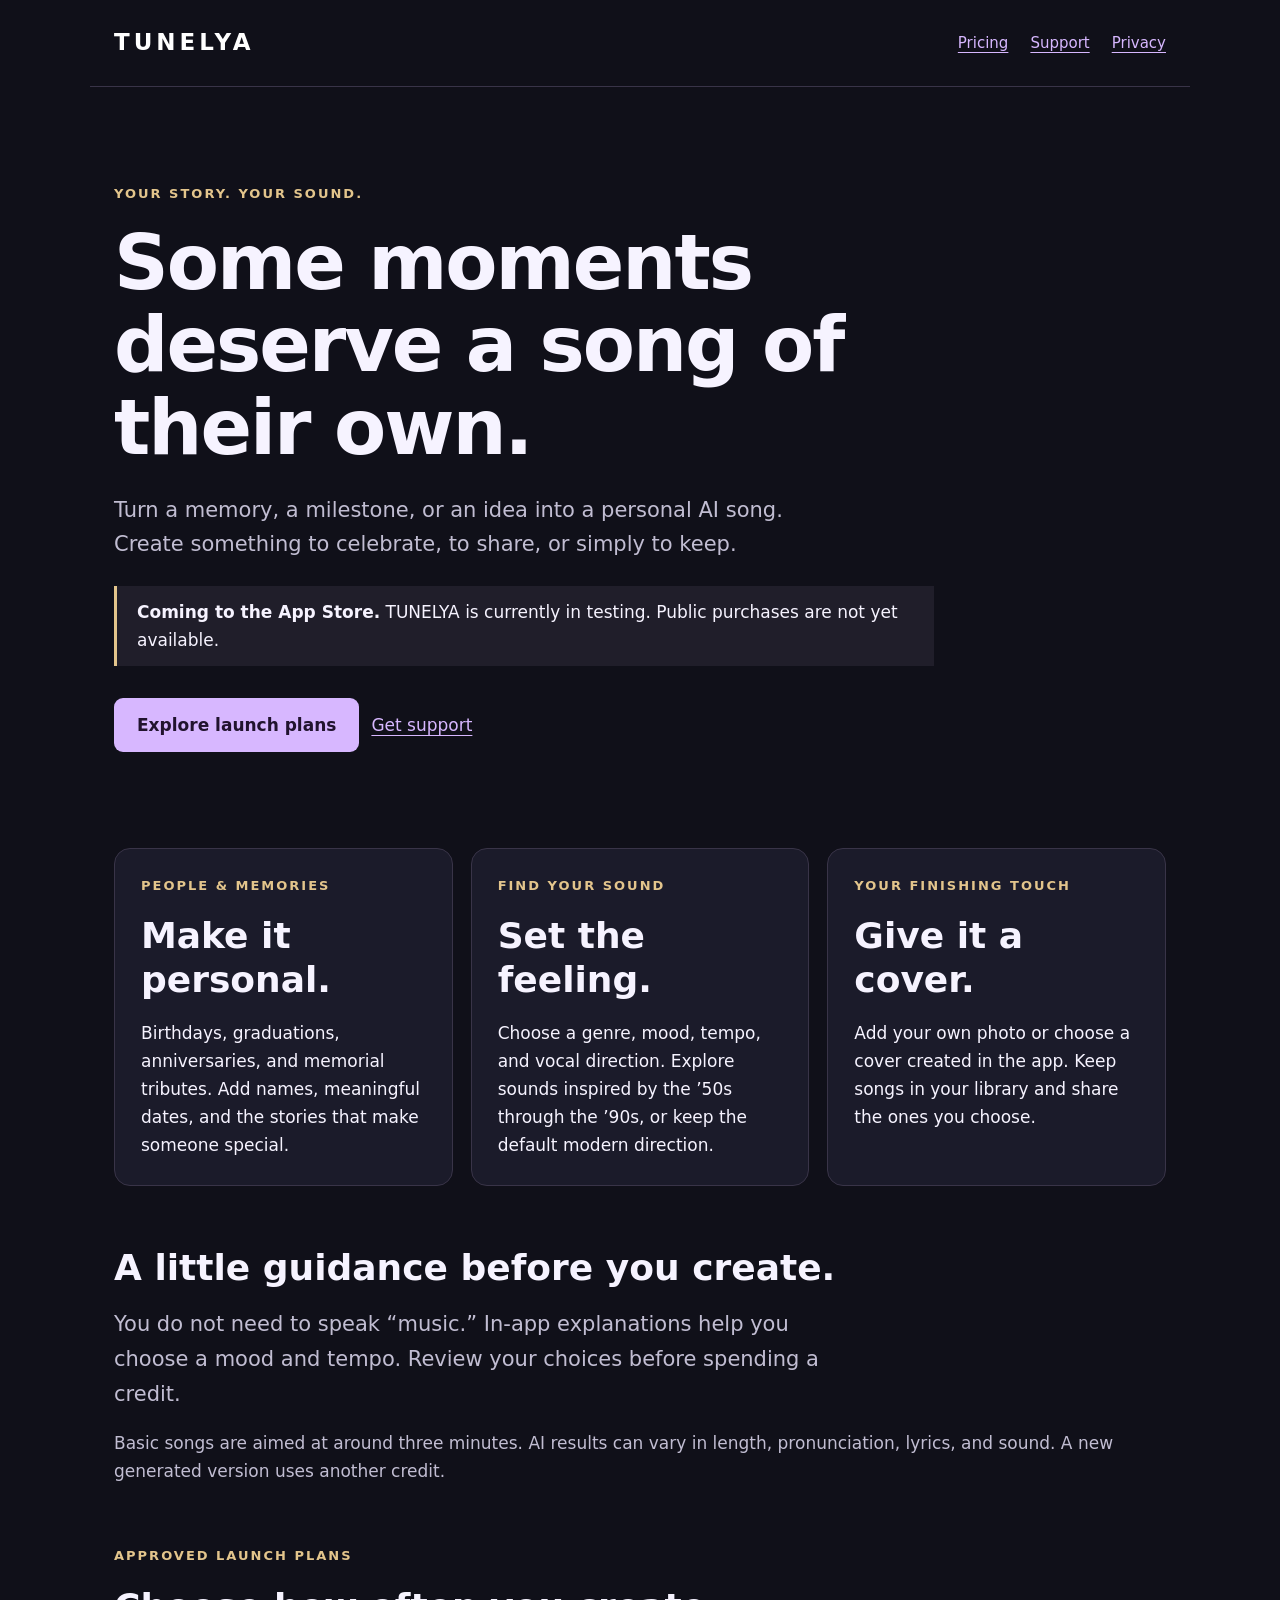
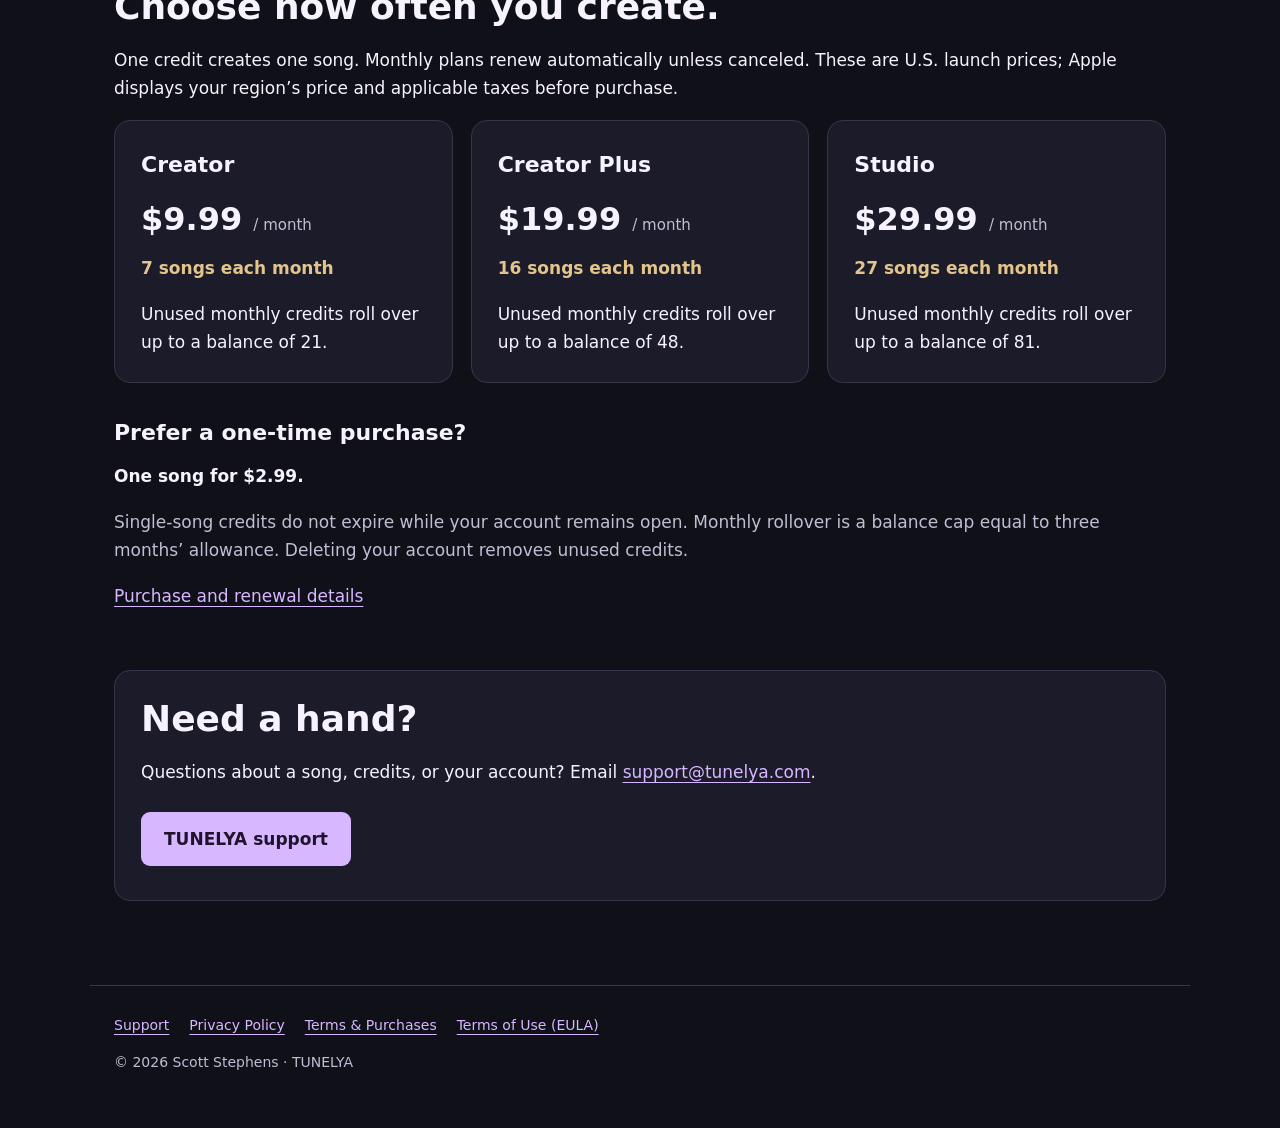
<file: index.html>
<!doctype html><html lang="en"><head><meta charset="utf-8"><meta name="viewport" content="width=device-width,initial-scale=1"><meta name="theme-color" content="#101019"><meta name="description" content="TUNELYA personal AI songs, launch plans, support and privacy information."><title>A song for your story | TUNELYA</title><link rel="stylesheet" href="styles.css"></head><body><header><a class="brand" href="./">TUNELYA</a><nav aria-label="Main navigation"><a href="./#pricing">Pricing</a><a href="support.html">Support</a><a href="privacy.html">Privacy</a></nav></header><main><section class="hero"><p class="eyebrow">Your story. Your sound.</p><h1>Some moments deserve a song of their own.</h1><p class="lead">Turn a memory, a milestone, or an idea into a personal AI song. Create something to celebrate, to share, or simply to keep.</p><p class="note"><strong>Coming to the App Store.</strong> TUNELYA is currently in testing. Public purchases are not yet available.</p><a class="button" href="#pricing">Explore launch plans</a><a href="support.html">Get support</a></section>
<section class="section grid"><article class="card"><p class="eyebrow">People &amp; memories</p><h2>Make it personal.</h2><p>Birthdays, graduations, anniversaries, and memorial tributes. Add names, meaningful dates, and the stories that make someone special.</p></article><article class="card"><p class="eyebrow">Find your sound</p><h2>Set the feeling.</h2><p>Choose a genre, mood, tempo, and vocal direction. Explore sounds inspired by the ’50s through the ’90s, or keep the default modern direction.</p></article><article class="card"><p class="eyebrow">Your finishing touch</p><h2>Give it a cover.</h2><p>Add your own photo or choose a cover created in the app. Keep songs in your library and share the ones you choose.</p></article></section>
<section class="section"><h2>A little guidance before you create.</h2><p class="lead">You do not need to speak “music.” In-app explanations help you choose a mood and tempo. Review your choices before spending a credit.</p><p class="muted">Basic songs are aimed at around three minutes. AI results can vary in length, pronunciation, lyrics, and sound. A new generated version uses another credit.</p></section>
<section class="section" id="pricing"><p class="eyebrow">Approved launch plans</p><h2>Choose how often you create.</h2><p>One credit creates one song. Monthly plans renew automatically unless canceled. These are U.S. launch prices; Apple displays your region’s price and applicable taxes before purchase.</p><div class="grid">
<article class="card"><h3>Creator</h3><p class="price">$9.99 <span>/ month</span></p><p class="count">7 songs each month</p><p>Unused monthly credits roll over up to a balance of 21.</p></article>
<article class="card"><h3>Creator Plus</h3><p class="price">$19.99 <span>/ month</span></p><p class="count">16 songs each month</p><p>Unused monthly credits roll over up to a balance of 48.</p></article>
<article class="card"><h3>Studio</h3><p class="price">$29.99 <span>/ month</span></p><p class="count">27 songs each month</p><p>Unused monthly credits roll over up to a balance of 81.</p></article></div>
<h3 style="margin-top:32px">Prefer a one-time purchase?</h3><p><strong>One song for $2.99.</strong></p><p class="muted">Single-song credits do not expire while your account remains open. Monthly rollover is a balance cap equal to three months’ allowance. Deleting your account removes unused credits.</p><a href="terms.html">Purchase and renewal details</a></section>
<section class="section card"><h2>Need a hand?</h2><p>Questions about a song, credits, or your account? Email <a href="mailto:support@tunelya.com?subject=TUNELYA%20Support">support@tunelya.com</a>.</p><a class="button" href="support.html">TUNELYA support</a></section></main><footer><div class="footer-links"><a href="support.html">Support</a><a href="privacy.html">Privacy Policy</a><a href="terms.html">Terms &amp; Purchases</a><a href="https://www.apple.com/legal/internet-services/itunes/dev/stdeula/">Terms of Use (EULA)</a></div><p>© 2026 Scott Stephens · TUNELYA</p></footer></body></html>
</file>
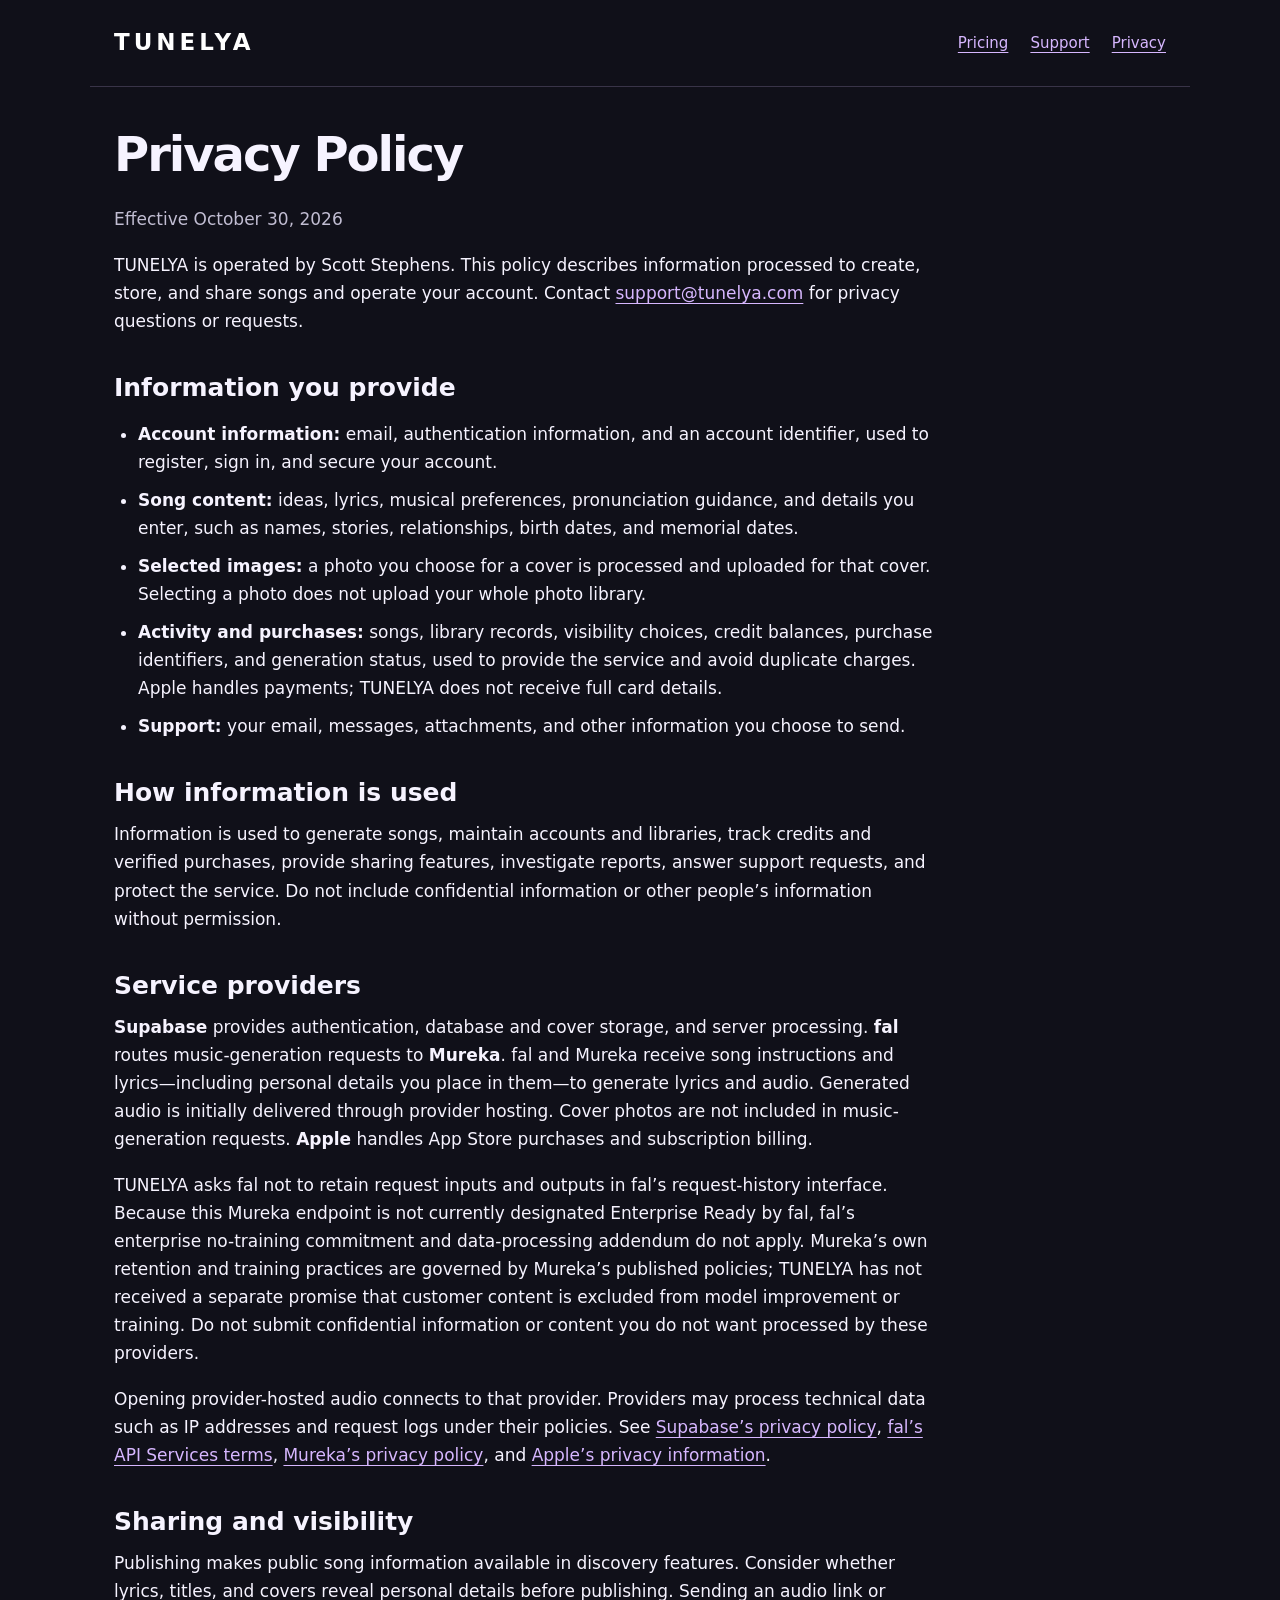
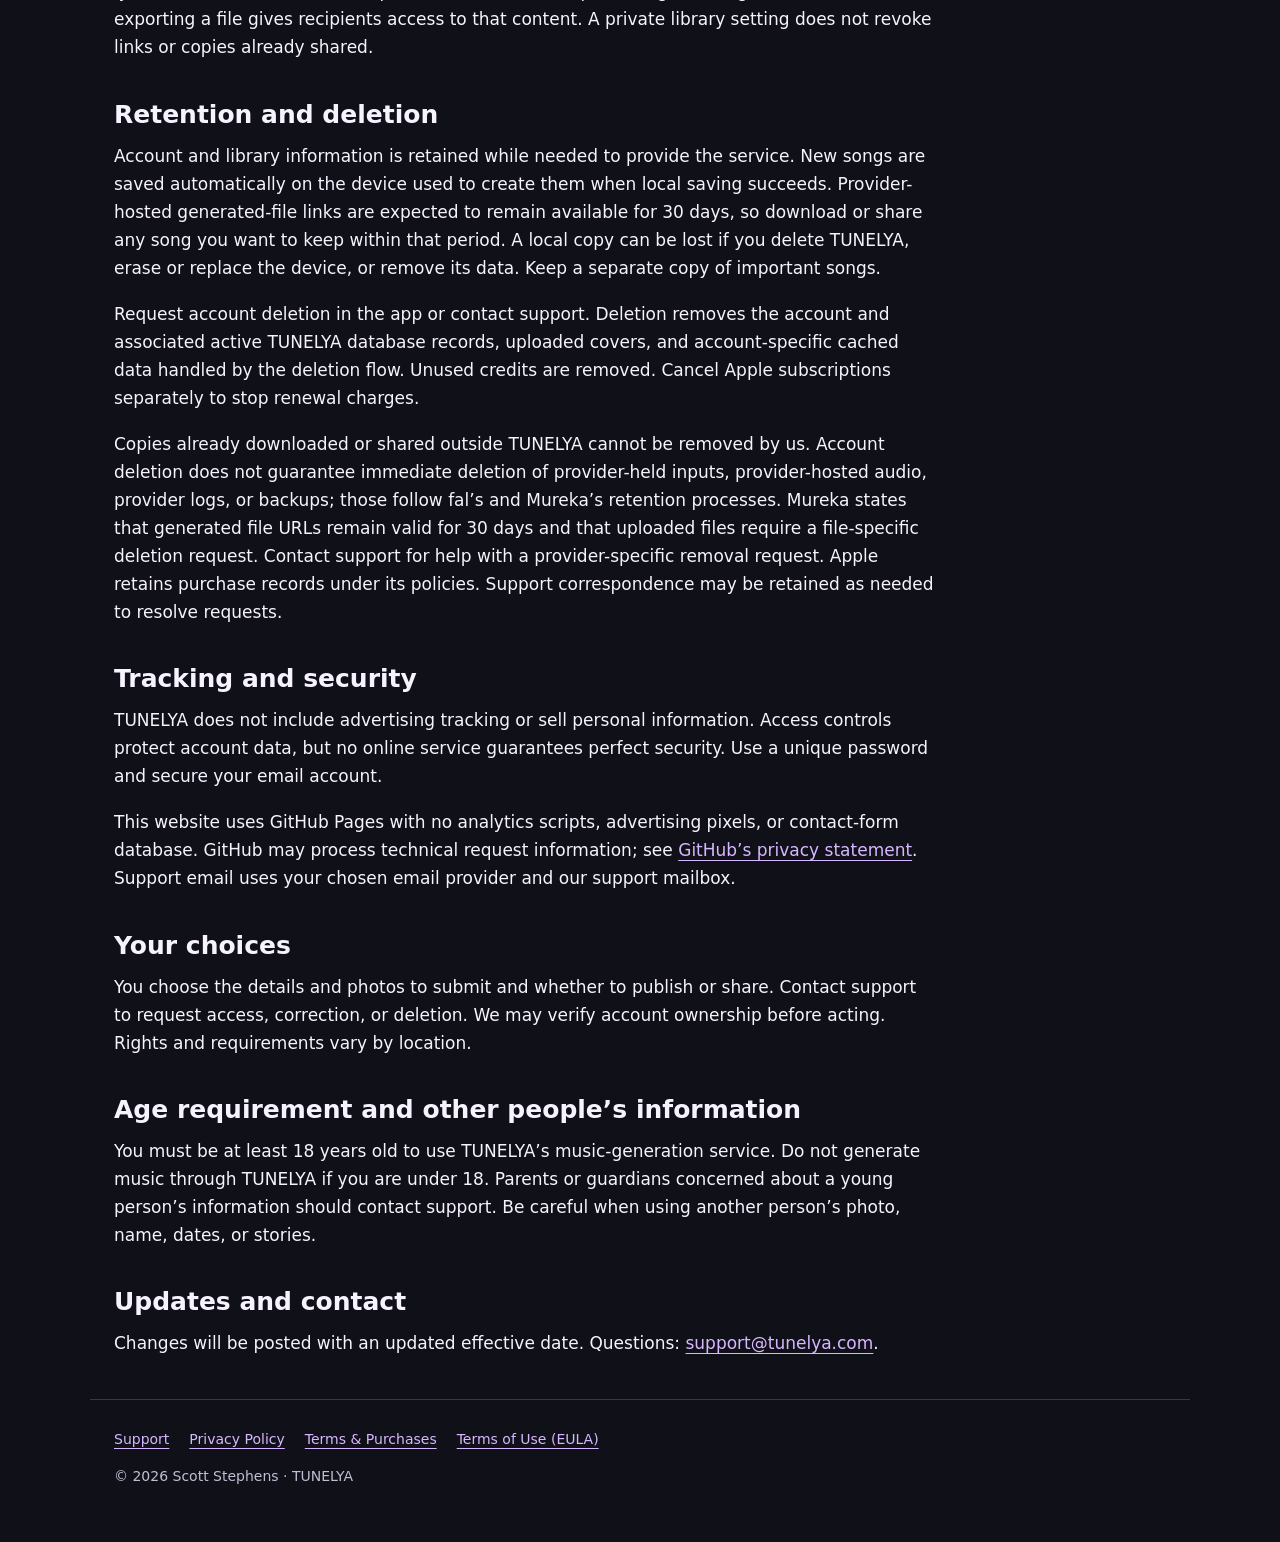
<file: privacy.html>
<!doctype html><html lang="en"><head><meta charset="utf-8"><meta name="viewport" content="width=device-width,initial-scale=1"><meta name="theme-color" content="#101019"><meta name="description" content="TUNELYA personal AI songs, launch plans, support and privacy information."><title>Privacy Policy | TUNELYA</title><link rel="stylesheet" href="styles.css"></head><body><header><a class="brand" href="./">TUNELYA</a><nav aria-label="Main navigation"><a href="./#pricing">Pricing</a><a href="support.html">Support</a><a href="privacy.html">Privacy</a></nav></header><main><div class="document"><h1>Privacy Policy</h1><p class="muted">Effective October 30, 2026</p><p>TUNELYA is operated by Scott Stephens. This policy describes information processed to create, store, and share songs and operate your account. Contact <a href="mailto:support@tunelya.com?subject=TUNELYA%20Support">support@tunelya.com</a> for privacy questions or requests.</p>
<h2>Information you provide</h2><ul><li><strong>Account information:</strong> email, authentication information, and an account identifier, used to register, sign in, and secure your account.</li><li><strong>Song content:</strong> ideas, lyrics, musical preferences, pronunciation guidance, and details you enter, such as names, stories, relationships, birth dates, and memorial dates.</li><li><strong>Selected images:</strong> a photo you choose for a cover is processed and uploaded for that cover. Selecting a photo does not upload your whole photo library.</li><li><strong>Activity and purchases:</strong> songs, library records, visibility choices, credit balances, purchase identifiers, and generation status, used to provide the service and avoid duplicate charges. Apple handles payments; TUNELYA does not receive full card details.</li><li><strong>Support:</strong> your email, messages, attachments, and other information you choose to send.</li></ul>
<h2>How information is used</h2><p>Information is used to generate songs, maintain accounts and libraries, track credits and verified purchases, provide sharing features, investigate reports, answer support requests, and protect the service. Do not include confidential information or other people’s information without permission.</p>
<h2>Service providers</h2><p><strong>Supabase</strong> provides authentication, database and cover storage, and server processing. <strong>fal</strong> routes music-generation requests to <strong>Mureka</strong>. fal and Mureka receive song instructions and lyrics—including personal details you place in them—to generate lyrics and audio. Generated audio is initially delivered through provider hosting. Cover photos are not included in music-generation requests. <strong>Apple</strong> handles App Store purchases and subscription billing.</p><p>TUNELYA asks fal not to retain request inputs and outputs in fal’s request-history interface. Because this Mureka endpoint is not currently designated Enterprise Ready by fal, fal’s enterprise no-training commitment and data-processing addendum do not apply. Mureka’s own retention and training practices are governed by Mureka’s published policies; TUNELYA has not received a separate promise that customer content is excluded from model improvement or training. Do not submit confidential information or content you do not want processed by these providers.</p><p>Opening provider-hosted audio connects to that provider. Providers may process technical data such as IP addresses and request logs under their policies. See <a href="https://supabase.com/privacy">Supabase’s privacy policy</a>, <a href="https://fal.ai/legal/api-services">fal’s API Services terms</a>, <a href="https://platform.mureka.ai/privacy_policy.pdf">Mureka’s privacy policy</a>, and <a href="https://www.apple.com/legal/privacy/">Apple’s privacy information</a>.</p>
<h2>Sharing and visibility</h2><p>Publishing makes public song information available in discovery features. Consider whether lyrics, titles, and covers reveal personal details before publishing. Sending an audio link or exporting a file gives recipients access to that content. A private library setting does not revoke links or copies already shared.</p>
<h2>Retention and deletion</h2><p>Account and library information is retained while needed to provide the service. New songs are saved automatically on the device used to create them when local saving succeeds. Provider-hosted generated-file links are expected to remain available for 30 days, so download or share any song you want to keep within that period. A local copy can be lost if you delete TUNELYA, erase or replace the device, or remove its data. Keep a separate copy of important songs.</p><p>Request account deletion in the app or contact support. Deletion removes the account and associated active TUNELYA database records, uploaded covers, and account-specific cached data handled by the deletion flow. Unused credits are removed. Cancel Apple subscriptions separately to stop renewal charges.</p><p>Copies already downloaded or shared outside TUNELYA cannot be removed by us. Account deletion does not guarantee immediate deletion of provider-held inputs, provider-hosted audio, provider logs, or backups; those follow fal’s and Mureka’s retention processes. Mureka states that generated file URLs remain valid for 30 days and that uploaded files require a file-specific deletion request. Contact support for help with a provider-specific removal request. Apple retains purchase records under its policies. Support correspondence may be retained as needed to resolve requests.</p>
<h2>Tracking and security</h2><p>TUNELYA does not include advertising tracking or sell personal information. Access controls protect account data, but no online service guarantees perfect security. Use a unique password and secure your email account.</p><p>This website uses GitHub Pages with no analytics scripts, advertising pixels, or contact-form database. GitHub may process technical request information; see <a href="https://docs.github.com/en/site-policy/privacy-policies/github-general-privacy-statement">GitHub’s privacy statement</a>. Support email uses your chosen email provider and our support mailbox.</p>
<h2>Your choices</h2><p>You choose the details and photos to submit and whether to publish or share. Contact support to request access, correction, or deletion. We may verify account ownership before acting. Rights and requirements vary by location.</p>
<h2>Age requirement and other people’s information</h2><p>You must be at least 18 years old to use TUNELYA’s music-generation service. Do not generate music through TUNELYA if you are under 18. Parents or guardians concerned about a young person’s information should contact support. Be careful when using another person’s photo, name, dates, or stories.</p>
<h2>Updates and contact</h2><p>Changes will be posted with an updated effective date. Questions: <a href="mailto:support@tunelya.com?subject=TUNELYA%20Support">support@tunelya.com</a>.</p></div></main><footer><div class="footer-links"><a href="support.html">Support</a><a href="privacy.html">Privacy Policy</a><a href="terms.html">Terms &amp; Purchases</a><a href="https://www.apple.com/legal/internet-services/itunes/dev/stdeula/">Terms of Use (EULA)</a></div><p>© 2026 Scott Stephens · TUNELYA</p></footer></body></html>
</file>
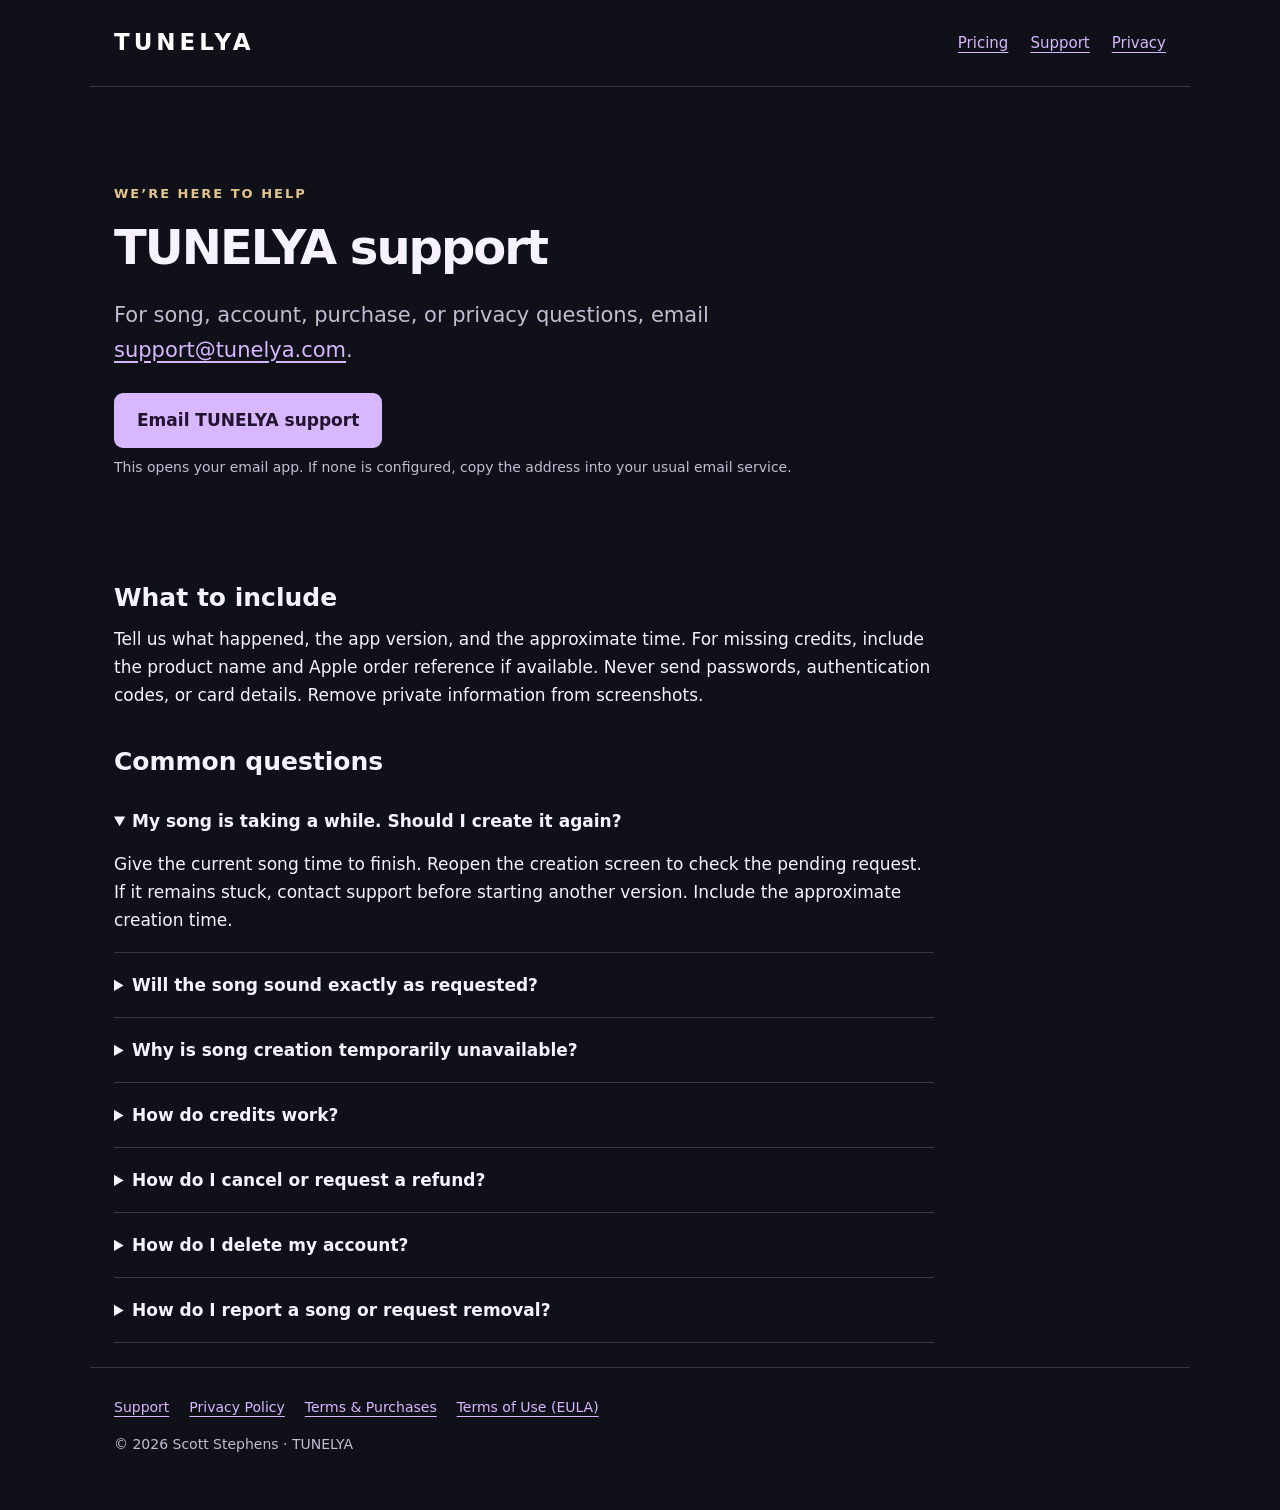
<file: support.html>
<!doctype html><html lang="en"><head><meta charset="utf-8"><meta name="viewport" content="width=device-width,initial-scale=1"><meta name="theme-color" content="#101019"><meta name="description" content="TUNELYA personal AI songs, launch plans, support and privacy information."><title>Support | TUNELYA</title><link rel="stylesheet" href="styles.css"></head><body><header><a class="brand" href="./">TUNELYA</a><nav aria-label="Main navigation"><a href="./#pricing">Pricing</a><a href="support.html">Support</a><a href="privacy.html">Privacy</a></nav></header><main><div class="document"><section class="hero"><p class="eyebrow">We’re here to help</p><h1>TUNELYA support</h1><p class="lead">For song, account, purchase, or privacy questions, email <a href="mailto:support@tunelya.com?subject=TUNELYA%20Support">support@tunelya.com</a>.</p><a class="button" href="mailto:support@tunelya.com?subject=TUNELYA%20Support">Email TUNELYA support</a><p class="small">This opens your email app. If none is configured, copy the address into your usual email service.</p></section><h2>What to include</h2><p>Tell us what happened, the app version, and the approximate time. For missing credits, include the product name and Apple order reference if available. Never send passwords, authentication codes, or card details. Remove private information from screenshots.</p>
<h2>Common questions</h2><details open><summary>My song is taking a while. Should I create it again?</summary><p>Give the current song time to finish. Reopen the creation screen to check the pending request. If it remains stuck, contact support before starting another version. Include the approximate creation time.</p></details>
<details><summary>Will the song sound exactly as requested?</summary><p>AI results can vary. Exact voices, pronunciation, duration, lyrics, and sound are not guaranteed. Check the review screen before creating. A new generated version uses another credit.</p></details>
<details><summary>Why is song creation temporarily unavailable?</summary><p>Daily generation capacity and provider interruptions can temporarily pause creation. The app explains when to try again. A request rejected before generation starts does not use a credit.</p></details>
<details><summary>How do credits work?</summary><p>Monthly plans add credits each billing month, with unused monthly credits carried forward up to the plan’s balance cap. A one-time single-song credit does not expire while your account remains open. See <a href="terms.html">purchase details</a>.</p></details>
<details><summary>How do I cancel or request a refund?</summary><p>Use <a href="https://apps.apple.com/account/subscriptions">Apple subscription settings</a> to cancel renewal. Deleting the app or your account does not cancel Apple billing. Request purchase refunds through <a href="https://reportaproblem.apple.com/">Apple’s Report a Problem</a>; Apple determines eligibility.</p></details>
<details><summary>How do I delete my account?</summary><p>In the release version, open Profile → Delete Account, enter your password, and type DELETE to confirm. This removes your account, library records, uploaded covers, and unused credits. Save songs you want first and cancel any Apple subscription separately. If your current test build does not show Delete Account, email support for help. See <a href="privacy.html">privacy and retention details</a>.</p></details>
<details><summary>How do I report a song or request removal?</summary><p>Email support with the song title and a description of the concern. For privacy requests, identify the song or account without unnecessary personal details. We may verify account ownership before handling account-specific requests.</p></details></div></main><footer><div class="footer-links"><a href="support.html">Support</a><a href="privacy.html">Privacy Policy</a><a href="terms.html">Terms &amp; Purchases</a><a href="https://www.apple.com/legal/internet-services/itunes/dev/stdeula/">Terms of Use (EULA)</a></div><p>© 2026 Scott Stephens · TUNELYA</p></footer></body></html>
</file>
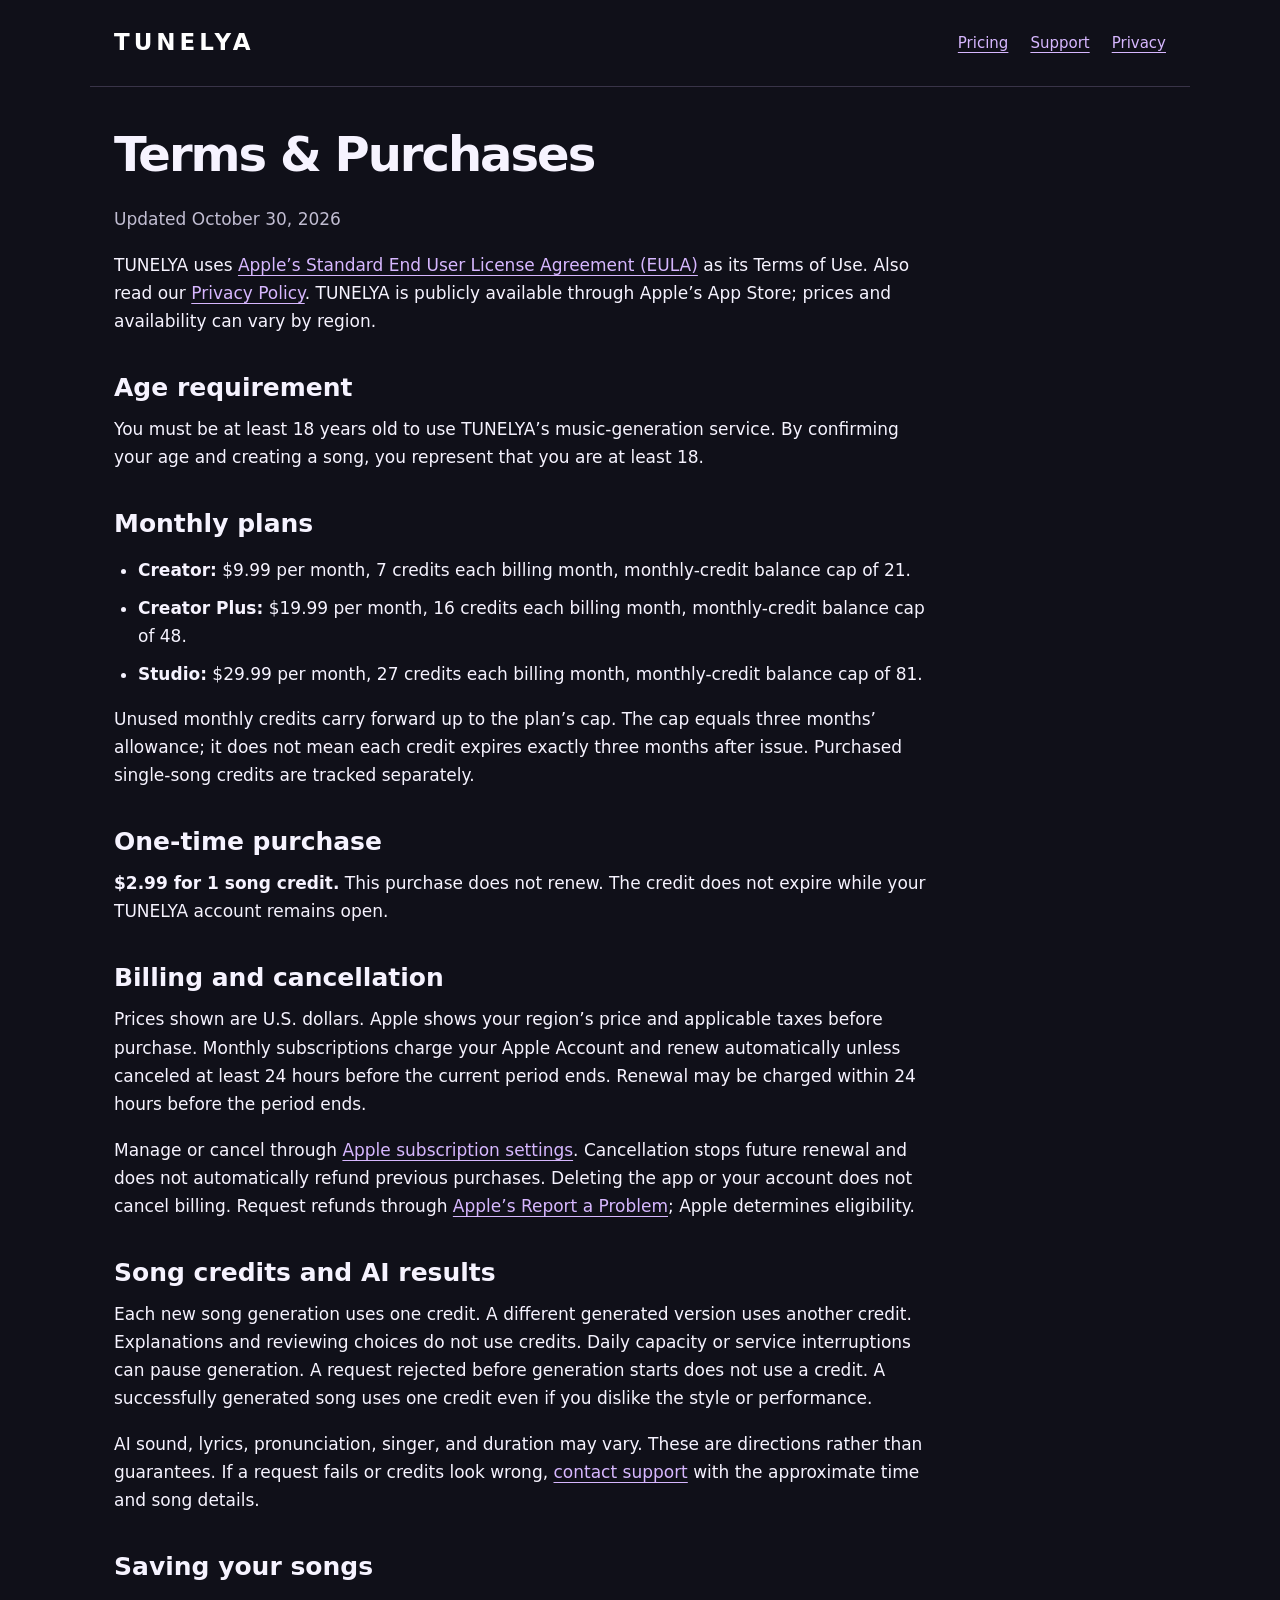
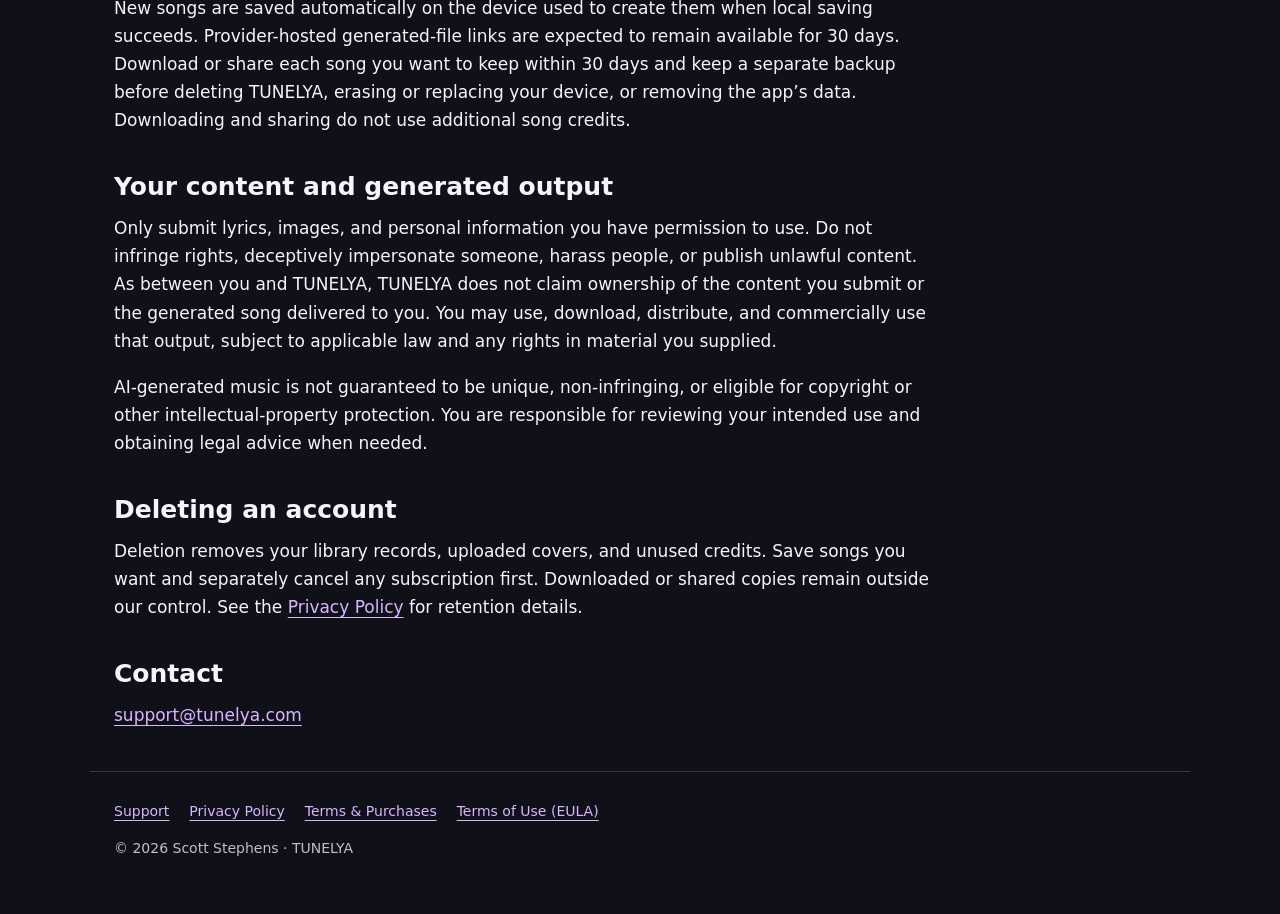
<file: terms.html>
<!doctype html><html lang="en"><head><meta charset="utf-8"><meta name="viewport" content="width=device-width,initial-scale=1"><meta name="theme-color" content="#101019"><meta name="description" content="TUNELYA personal AI songs, launch plans, support and privacy information."><title>Terms & Purchases | TUNELYA</title><link rel="stylesheet" href="styles.css"></head><body><header><a class="brand" href="./">TUNELYA</a><nav aria-label="Main navigation"><a href="./#pricing">Pricing</a><a href="support.html">Support</a><a href="privacy.html">Privacy</a></nav></header><main><div class="document"><h1>Terms &amp; Purchases</h1><p class="muted">Updated October 30, 2026</p><p>TUNELYA uses <a href="https://www.apple.com/legal/internet-services/itunes/dev/stdeula/">Apple’s Standard End User License Agreement (EULA)</a> as its Terms of Use. Also read our <a href="privacy.html">Privacy Policy</a>. TUNELYA is publicly available through Apple’s App Store; prices and availability can vary by region.</p>
<h2>Age requirement</h2><p>You must be at least 18 years old to use TUNELYA’s music-generation service. By confirming your age and creating a song, you represent that you are at least 18.</p>
<h2>Monthly plans</h2><ul><li><strong>Creator:</strong> $9.99 per month, 7 credits each billing month, monthly-credit balance cap of 21.</li><li><strong>Creator Plus:</strong> $19.99 per month, 16 credits each billing month, monthly-credit balance cap of 48.</li><li><strong>Studio:</strong> $29.99 per month, 27 credits each billing month, monthly-credit balance cap of 81.</li></ul><p>Unused monthly credits carry forward up to the plan’s cap. The cap equals three months’ allowance; it does not mean each credit expires exactly three months after issue. Purchased single-song credits are tracked separately.</p>
<h2>One-time purchase</h2><p><strong>$2.99 for 1 song credit.</strong> This purchase does not renew. The credit does not expire while your TUNELYA account remains open.</p>
<h2>Billing and cancellation</h2><p>Prices shown are U.S. dollars. Apple shows your region’s price and applicable taxes before purchase. Monthly subscriptions charge your Apple Account and renew automatically unless canceled at least 24 hours before the current period ends. Renewal may be charged within 24 hours before the period ends.</p><p>Manage or cancel through <a href="https://apps.apple.com/account/subscriptions">Apple subscription settings</a>. Cancellation stops future renewal and does not automatically refund previous purchases. Deleting the app or your account does not cancel billing. Request refunds through <a href="https://reportaproblem.apple.com/">Apple’s Report a Problem</a>; Apple determines eligibility.</p>
<h2>Song credits and AI results</h2><p>Each new song generation uses one credit. A different generated version uses another credit. Explanations and reviewing choices do not use credits. Daily capacity or service interruptions can pause generation. A request rejected before generation starts does not use a credit. A successfully generated song uses one credit even if you dislike the style or performance.</p><p>AI sound, lyrics, pronunciation, singer, and duration may vary. These are directions rather than guarantees. If a request fails or credits look wrong, <a href="support.html">contact support</a> with the approximate time and song details.</p>
<h2>Saving your songs</h2><p>New songs are saved automatically on the device used to create them when local saving succeeds. Provider-hosted generated-file links are expected to remain available for 30 days. Download or share each song you want to keep within 30 days and keep a separate backup before deleting TUNELYA, erasing or replacing your device, or removing the app’s data. Downloading and sharing do not use additional song credits.</p>
<h2>Your content and generated output</h2><p>Only submit lyrics, images, and personal information you have permission to use. Do not infringe rights, deceptively impersonate someone, harass people, or publish unlawful content. As between you and TUNELYA, TUNELYA does not claim ownership of the content you submit or the generated song delivered to you. You may use, download, distribute, and commercially use that output, subject to applicable law and any rights in material you supplied.</p><p>AI-generated music is not guaranteed to be unique, non-infringing, or eligible for copyright or other intellectual-property protection. You are responsible for reviewing your intended use and obtaining legal advice when needed.</p>
<h2>Deleting an account</h2><p>Deletion removes your library records, uploaded covers, and unused credits. Save songs you want and separately cancel any subscription first. Downloaded or shared copies remain outside our control. See the <a href="privacy.html">Privacy Policy</a> for retention details.</p><h2>Contact</h2><p><a href="mailto:support@tunelya.com?subject=TUNELYA%20Support">support@tunelya.com</a></p></div></main><footer><div class="footer-links"><a href="support.html">Support</a><a href="privacy.html">Privacy Policy</a><a href="terms.html">Terms &amp; Purchases</a><a href="https://www.apple.com/legal/internet-services/itunes/dev/stdeula/">Terms of Use (EULA)</a></div><p>© 2026 Scott Stephens · TUNELYA</p></footer></body></html>
</file>
<file: styles.css>
:root{color-scheme:dark;--bg:#101019;--panel:#1b1b2a;--ink:#f6f3ff;--muted:#c1bdd2;--accent:#d7b7ff;--line:#393448}*{box-sizing:border-box}html{scroll-behavior:smooth}body{margin:0;background:var(--bg);color:var(--ink);font:17px/1.65 system-ui,-apple-system,BlinkMacSystemFont,"Segoe UI",sans-serif}a{color:var(--accent);text-underline-offset:4px}a:hover{color:#fff}a:focus-visible,summary:focus-visible{outline:3px solid #e3c58c;outline-offset:5px}header,main,footer{max-width:1100px;margin:auto;padding:24px}header{display:flex;align-items:center;justify-content:space-between;gap:20px;flex-wrap:wrap;border-bottom:1px solid var(--line)}.brand{font-size:23px;font-weight:850;letter-spacing:4px;text-decoration:none;color:#fff}nav{display:flex;gap:22px;flex-wrap:wrap}nav a{font-size:15px}.hero{padding:72px 0 48px;max-width:820px}.eyebrow{color:#e3c58c;text-transform:uppercase;letter-spacing:2px;font-size:13px;font-weight:750}h1{font-size:clamp(38px,7vw,76px);line-height:1.08;letter-spacing:-2px;margin:18px 0 24px}h2{font-size:clamp(25px,4vw,36px);line-height:1.2;margin:0 0 18px}h3{margin:0 0 10px;font-size:22px}p{margin:0 0 18px}.lead{font-size:21px;color:var(--muted);max-width:720px}.button{display:inline-block;padding:13px 23px;background:var(--accent);border-radius:9px;color:#21132e;font-weight:750;text-decoration:none;margin:8px 12px 8px 0}.button:hover{background:#ecd9ff;color:#21132e}.section{margin:40px 0 60px}.grid{display:grid;grid-template-columns:repeat(3,minmax(0,1fr));gap:18px}.card{border:1px solid var(--line);background:var(--panel);border-radius:16px;padding:26px}.card p:last-child{margin-bottom:0}.muted,.small{color:var(--muted)}.small{font-size:14px}.price{font-size:32px;font-weight:800;margin:8px 0}.price span{font-size:15px;font-weight:400;color:var(--muted)}.count{color:#e3c58c;font-weight:750}.note{border-left:3px solid #e3c58c;padding:12px 20px;background:#201e2a;margin:24px 0}details{border-bottom:1px solid var(--line);padding:18px 0}summary{cursor:pointer;font-weight:700}details p{margin:15px 0 0}.document{max-width:820px}.document h1{font-size:48px}.document h2{font-size:25px;margin:38px 0 12px}.document ul{padding-left:24px}.document li{margin:10px 0}footer{border-top:1px solid var(--line);font-size:14px;color:var(--muted);padding-top:28px;padding-bottom:36px}.footer-links{display:flex;gap:20px;flex-wrap:wrap;margin-bottom:14px}@media(max-width:720px){.grid{grid-template-columns:1fr}.hero{padding:42px 0 24px}header,main,footer{padding-left:20px;padding-right:20px}nav{gap:15px}.document h1{font-size:38px;letter-spacing:-1px}}@media(prefers-reduced-motion:reduce){html{scroll-behavior:auto}}
</file>
